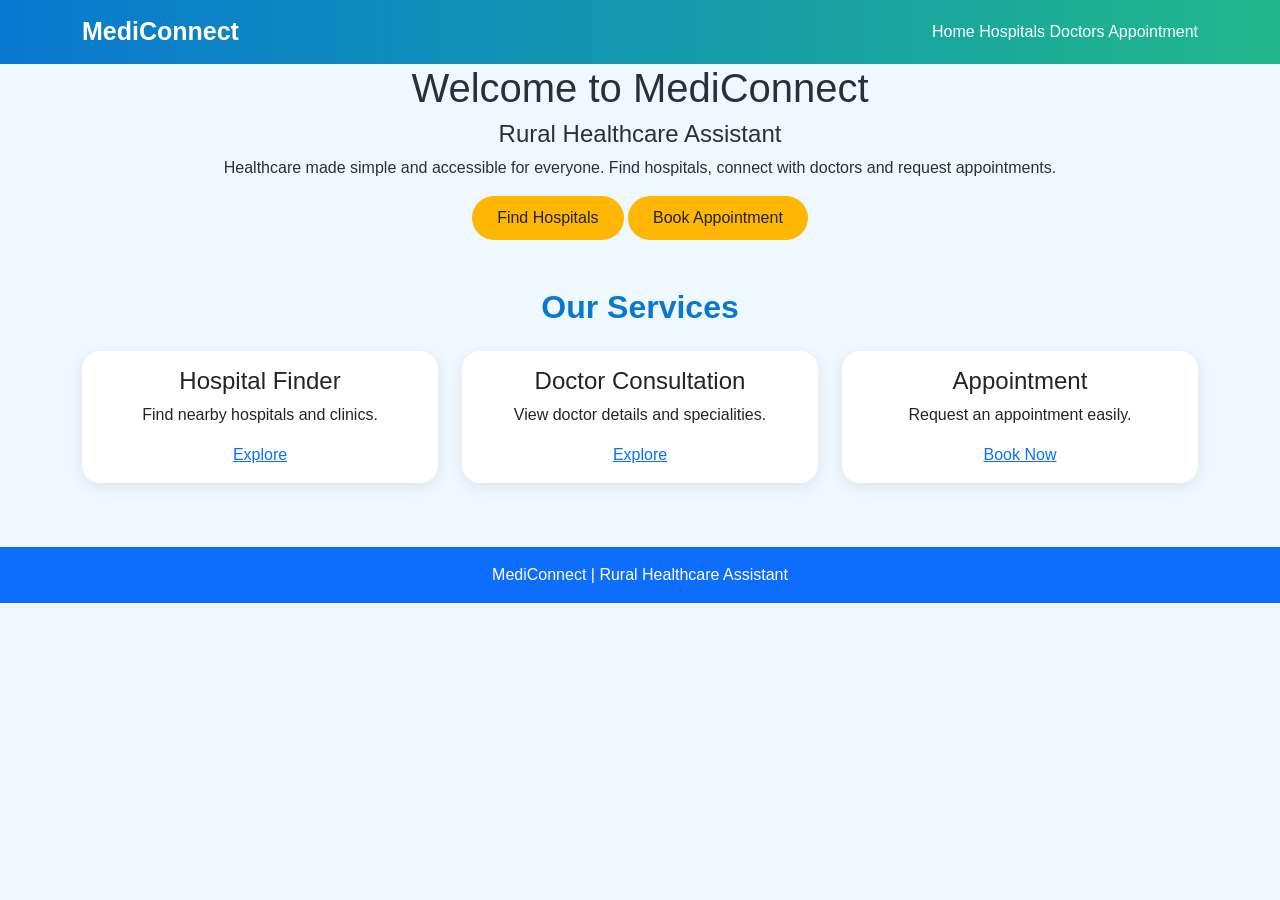
<file: index.html>
<!DOCTYPE html>
<html>
<head>
    <title>MediConnect</title>
    <meta name="viewport" content="width=device-width, initial-scale=1">

    <link href="https://cdn.jsdelivr.net/npm/bootstrap@5.3.3/dist/css/bootstrap.min.css" rel="stylesheet">
    <link rel="stylesheet" href="style.css">
</head>
<body>
<nav class="navbar navbar-expand-lg navbar-dark bg-primary">
    <div class="container">
        <a class="navbar-brand fw-bold" href="index.html">MediConnect</a>

        <div>
            <a href="index.html" class="nav-link text-white d-inline">Home</a>
            <a href="hospitals.html" class="nav-link text-white d-inline">Hospitals</a>
            <a href="doctors.html" class="nav-link text-white d-inline">Doctors</a>
            <a href="appointment.html" class="nav-link text-white d-inline">Appointment</a>
        </div>
    </div>
</nav>
<div class="container text-center home">
    <h1>Welcome to MediConnect</h1>

    <h4>Rural Healthcare Assistant</h4>
    <p>
        Healthcare made simple and accessible for everyone.
        Find hospitals, connect with doctors and request appointments.
    </p>

    <a href="hospitals.html" class="btn btn-primary">Find Hospitals</a>
    <a href="appointment.html" class="btn btn-success">Book Appointment</a>
</div>
<div class="container mt-5">
    <h2 class="text-center mb-4">Our Services</h2>
    <div class="row">
        <div class="col-md-4 mb-3">
            <div class="card p-3 text-center">
                <h4>Hospital Finder</h4>
                <p>Find nearby hospitals and clinics.</p>
                <a href="hospitals.html">Explore</a>
            </div>
        </div>
        <div class="col-md-4 mb-3">
            <div class="card p-3 text-center">
                <h4>Doctor Consultation</h4>
                <p>View doctor details and specialities.</p>
                <a href="doctors.html">Explore</a>
            </div>
        </div>
        <div class="col-md-4 mb-3">
            <div class="card p-3 text-center">
                <h4>Appointment</h4>
                <p>Request an appointment easily.</p>
                <a href="appointment.html">Book Now</a>
            </div>
        </div>
    </div>
</div>
<footer class="text-center mt-5 p-3 bg-primary text-white">
    MediConnect | Rural Healthcare Assistant
</footer>
</body>
</html>
</file>
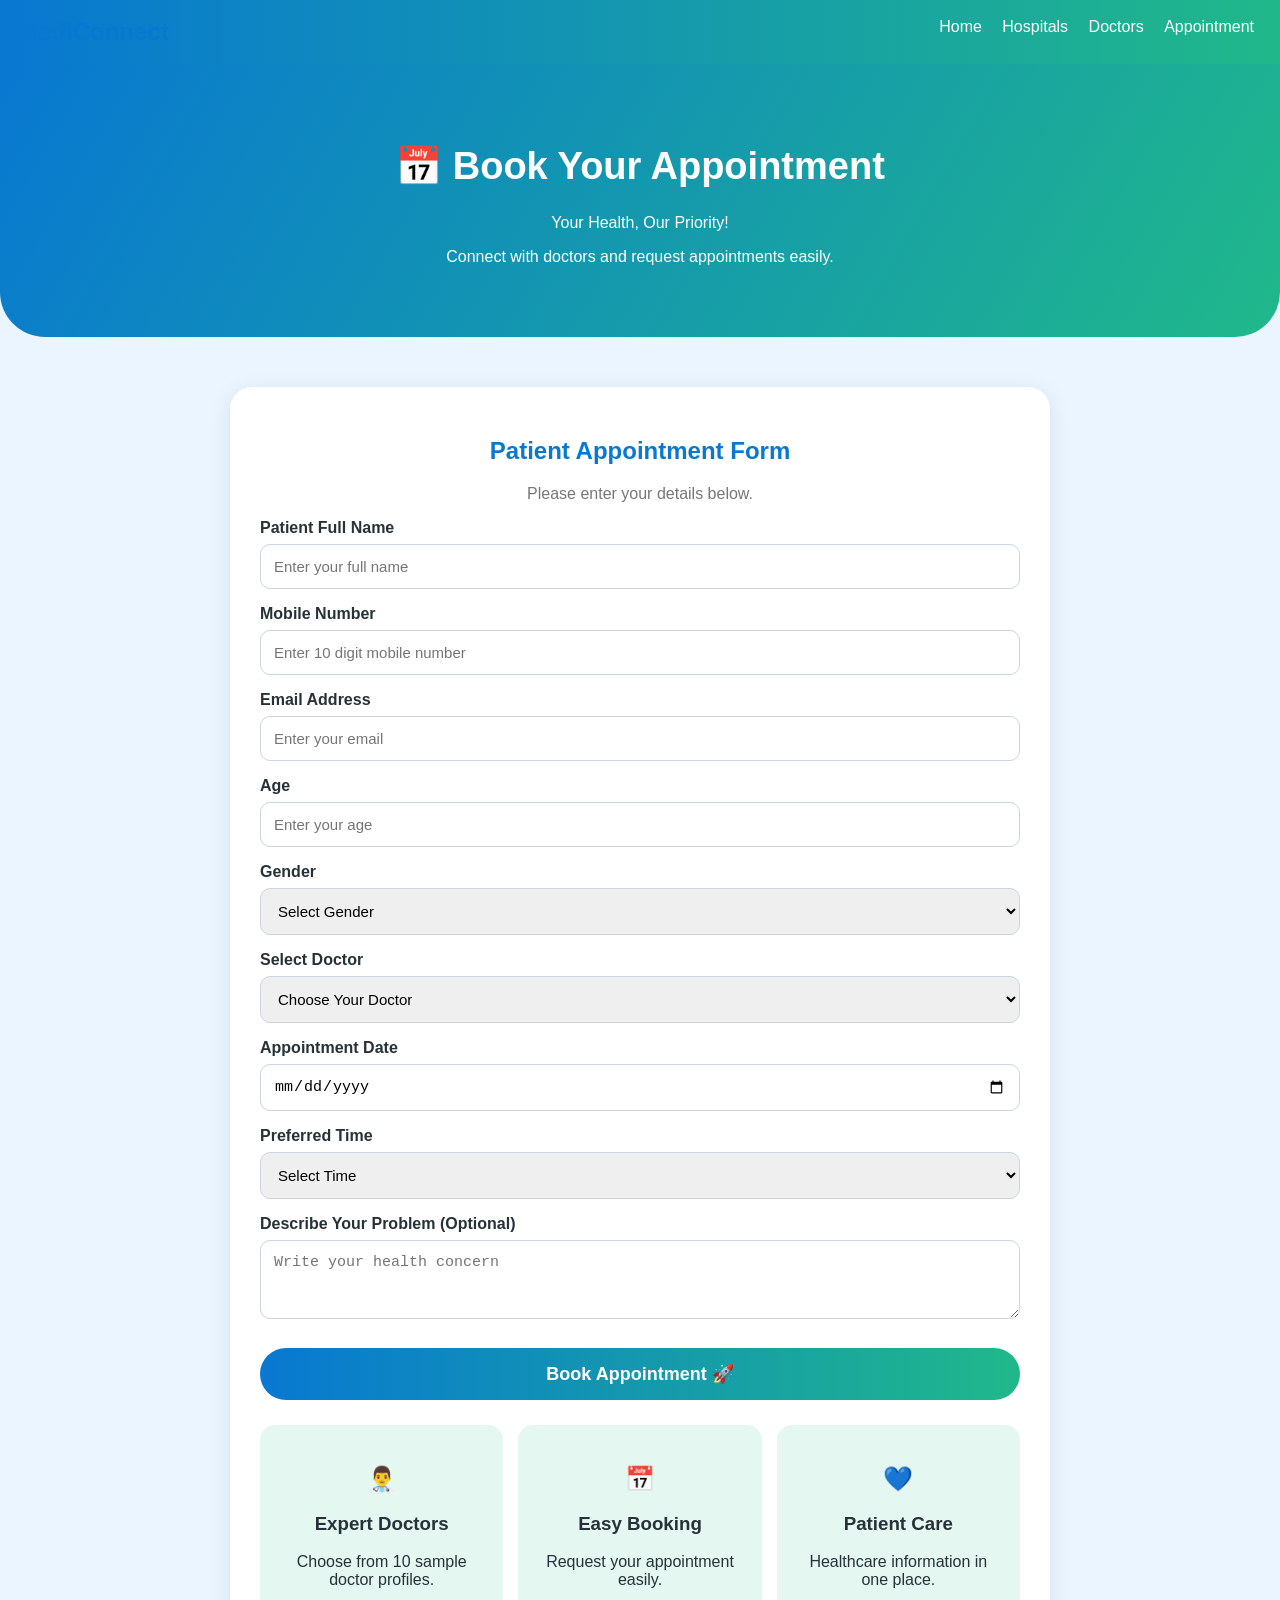
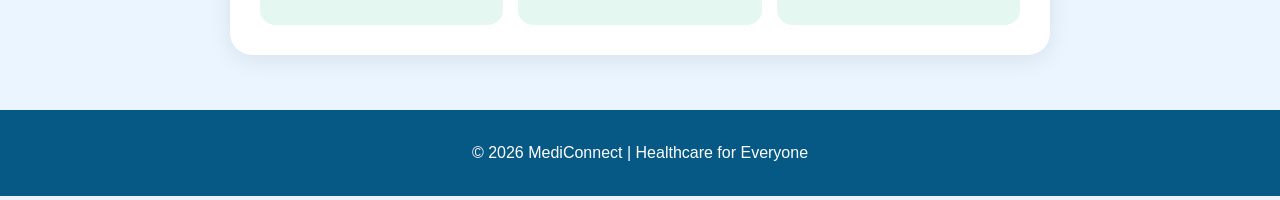
<file: appointment.html>
<!DOCTYPE html>
<html>
<head>
    <title>MediConnect Appointment</title>
    <meta name="viewport" content="width=device-width, initial-scale=1">
<style>
* {
    box-sizing: border-box;
}
body {
    margin: 0;
    font-family: Arial, sans-serif;
    background: #eaf5ff;
    color: #263238;
}
nav {
    background: linear-gradient(90deg, #0878d1, #20b88a);
    padding: 18px;
    color: white;
    display: flex;
    justify-content: space-between;
    flex-wrap: wrap;
}

nav h2 {
    margin: 0;
}

nav a {
    color: white;
    text-decoration: none;
    margin: 8px;
}
.hero {
    text-align: center;
    padding: 55px 15px;
    color: white;
    background: linear-gradient(120deg, #0878d1, #20b88a);
    border-radius: 0 0 45px 45px;
    animation: fadeIn 1s;
}
.hero h1 {
    font-size: 38px;
    animation: slideDown 1s;
}
.container {
    max-width: 850px;
    margin: 35px auto;
    padding: 15px;
}

.booking-box {
    background: white;
    padding: 30px;
    border-radius: 22px;
    box-shadow: 0 5px 25px #00000015;
    animation: slideUp 1s;
}

h2 {
    color: #0878d1;
    text-align: center;
}

label {
    display: block;
    margin-top: 16px;
    font-weight: bold;
}

input, select, textarea {
    width: 100%;
    padding: 13px;
    margin-top: 7px;
    border: 1px solid #cbd5e1;
    border-radius: 10px;
    font-size: 15px;
}

input:focus, select:focus, textarea:focus {
    outline: none;
    border: 2px solid #20b88a;
    box-shadow: 0 0 7px #20b88a55;
}
.book-btn {
    width: 100%;
    margin-top: 25px;
    padding: 15px;
    background: linear-gradient(90deg, #0878d1, #20b88a);
    color: white;
    font-size: 18px;
    font-weight: bold;
    border: none;
    border-radius: 30px;
    cursor: pointer;
    transition: 0.3s;
}

.book-btn:hover {
    transform: scale(1.04);
    box-shadow: 0 5px 15px #0878d155;
}
.features {
    display: flex;
    gap: 15px;
    margin-top: 25px;
    flex-wrap: wrap;
}

.feature {
    flex: 1;
    min-width: 180px;
    background: #e4f7f0;
    padding: 20px;
    text-align: center;
    border-radius: 15px;
    transition: 0.3s;
}

.feature:hover {
    transform: translateY(-7px);
    background: #d1f2e5;
}
.popup {
    display: none;
    position: fixed;
    inset: 0;
    background: #0009;
    justify-content: center;
    align-items: center;
    padding: 15px;
    z-index: 10;
}
.popup-box {
    background: white;
    padding: 30px;
    width: 100%;
    max-width: 420px;
    border-radius: 25px;
    text-align: center;
    animation: zoomIn 0.5s;
}
.check {
    width: 80px;
    height: 80px;
    margin: auto;
    border-radius: 50%;
    background: #20b88a;
    color: white;
    font-size: 55px;
    display: flex;
    align-items: center;
    justify-content: center;
    animation: bounce 0.7s;
}

.details {
    background: #eaf5ff;
    text-align: left;
    padding: 15px;
    border-radius: 12px;
    margin: 20px 0;
    overflow-wrap: anywhere;
}

.close-btn {
    background: #0878d1;
    color: white;
    border: none;
    padding: 12px 30px;
    border-radius: 25px;
    cursor: pointer;
}

footer {
    background: #075985;
    color: white;
    text-align: center;
    padding: 18px;
    margin-top: 40px;
}
@keyframes fadeIn {
    from { opacity: 0; }
    to { opacity: 1; }
}

@keyframes slideDown {
    from {
        transform: translateY(-30px);
        opacity: 0;
    }
    to {
        transform: translateY(0);
        opacity: 1;
    }
}

@keyframes slideUp {
    from {
        transform: translateY(30px);
        opacity: 0;
    }
    to {
        transform: translateY(0);
        opacity: 1;
    }
}

@keyframes zoomIn {
    from {
        transform: scale(0.5);
        opacity: 0;
    }
    to {
        transform: scale(1);
        opacity: 1;
    }
}

@keyframes bounce {
    0% { transform: scale(0); }
    70% { transform: scale(1.2); }
    100% { transform: scale(1); }
}

@media(max-width: 600px) {
    .hero h1 {
        font-size: 28px;
    }

    .booking-box {
        padding: 20px;
    }
}
</style>
</head>

<body>
<nav>
    <h2>MediConnect</h2>

    <div>
        <a href="index.html">Home</a>
        <a href="hospitals.html">Hospitals</a>
        <a href="doctors.html">Doctors</a>
        <a href="appointment.html">Appointment</a>
    </div>
</nav>

<div class="hero">
    <h1>📅 Book Your Appointment</h1>
    <p>Your Health, Our Priority!</p>
    <p>Connect with doctors and request appointments easily.</p>
</div>
<div class="container">

    <div class="booking-box">

        <h2> Patient Appointment Form</h2>

        <p style="text-align:center;color:#777">
            Please enter your details below.
        </p>

        <form id="appointmentForm">

            <label>Patient Full Name</label>
            <input type="text" id="name"
            placeholder="Enter your full name" required>

            <label>Mobile Number</label>
            <input type="tel" id="mobile"
            placeholder="Enter 10 digit mobile number"
            pattern="[0-9]{10}" maxlength="10" required>

            <label>Email Address</label>
            <input type="email" id="email"
            placeholder="Enter your email">

            <label>Age</label>
            <input type="number" id="age"
            min="1" max="120"
            placeholder="Enter your age" required>

            <label>Gender</label>
            <select id="gender" required>
                <option value="">Select Gender</option>
                <option>Male</option>
                <option>Female</option>
                <option>Other</option>
                <option>Prefer not to say</option>
            </select>

            <label>Select Doctor</label>
            <select id="doctor" required>
                <option value="">Choose Your Doctor</option>
                <option>Dr. Amit Sharma - General Physician</option>
                <option>Dr. Priya Verma - Cardiologist</option>
                <option>Dr. Rahul Patil - Dentist</option>
                <option>Dr. Neha Kulkarni - Dermatologist</option>
                <option>Dr. Suresh Gupta - Orthopedic</option>
                <option>Dr. Sneha Joshi - Pediatrician</option>
                <option>Dr. Karan Deshmukh - Neurologist</option>
                <option>Dr. Pooja Mishra - Gynecologist</option>
                <option>Dr. Rohan Mehta - ENT Specialist</option>
                <option>Dr. Anjali Rao - Ophthalmologist</option>
            </select>

            <label>Appointment Date</label>
            <input type="date" id="date" required>

            <label>Preferred Time</label>
            <select id="time" required>
                <option value="">Select Time</option>
                <option>09:00 AM</option>
                <option>10:00 AM</option>
                <option>11:00 AM</option>
                <option>12:00 PM</option>
                <option>02:00 PM</option>
                <option>03:00 PM</option>
                <option>04:00 PM</option>
                <option>05:00 PM</option>
            </select>

            <label>Describe Your Problem (Optional)</label>
            <textarea id="problem" rows="3"
            placeholder="Write your health concern"></textarea>

            <button type="submit" class="book-btn">
                Book Appointment 🚀
            </button>

        </form>
        <div class="features">

            <div class="feature">
                <h2>👨‍⚕️</h2>
                <h3>Expert Doctors</h3>
                <p>Choose from 10 sample doctor profiles.</p>
            </div>

            <div class="feature">
                <h2>📅</h2>
                <h3>Easy Booking</h3>
                <p>Request your appointment easily.</p>
            </div>

            <div class="feature">
                <h2>💙</h2>
                <h3>Patient Care</h3>
                <p>Healthcare information in one place.</p>
            </div>

        </div>

    </div>
</div>
<div class="popup" id="successPopup">

    <div class="popup-box">

        <div class="check">✓</div>

        <h2 style="color:#20a67a">
            Appointment Successful!
        </h2>

        <p>Your appointment request has been submitted.</p>

        <div class="details">

            <p><b>Booking ID:</b>
            <span id="bookingId"></span></p>

            <p><b>Patient:</b>
            <span id="showName"></span></p>

            <p><b>Doctor:</b>
            <span id="showDoctor"></span></p>

            <p><b>Date:</b>
            <span id="showDate"></span></p>

            <p><b>Time:</b>
            <span id="showTime"></span></p>

            <p><b>Status:</b> Pending Confirmation</p>

        </div>

        <p>Thank you for choosing MediConnect! 💙</p>

        <button class="close-btn" onclick="closePopup()">
            Done
        </button>

    </div>
</div>
<footer>
    <p>© 2026 MediConnect | Healthcare for Everyone</p>
</footer>

<script>
let today = new Date();
let localDate = new Date(
    today.getTime() - today.getTimezoneOffset() * 60000
).toISOString().split("T")[0];

document.getElementById("date").min = localDate;
document.getElementById("appointmentForm")
.addEventListener("submit", function(event) {

    event.preventDefault();

    let name = document.getElementById("name").value.trim();
    let mobile = document.getElementById("mobile").value;
    let doctor = document.getElementById("doctor").value;
    let date = document.getElementById("date").value;
    let time = document.getElementById("time").value;

    if (!/^[0-9]{10}$/.test(mobile)) {
        alert("Please enter a valid 10 digit mobile number.");
        return;
    }

    let bookingId = "MC" + Date.now().toString().slice(-6);

    let appointment = {
        id: bookingId,
        name: name,
        mobile: mobile,
        email: document.getElementById("email").value,
        age: document.getElementById("age").value,
        gender: document.getElementById("gender").value,
        doctor: doctor,
        date: date,
        time: time,
        problem: document.getElementById("problem").value,
        status: "Pending"
    };

    let appointments =
        JSON.parse(localStorage.getItem("appointments")) || [];

    appointments.push(appointment);

    localStorage.setItem(
        "appointments",
        JSON.stringify(appointments)
    );
    document.getElementById("bookingId").textContent = bookingId;
    document.getElementById("showName").textContent = name;
    document.getElementById("showDoctor").textContent = doctor;
    document.getElementById("showDate").textContent = date;
    document.getElementById("showTime").textContent = time;

    document.getElementById("successPopup").style.display = "flex";

    document.getElementById("appointmentForm").reset();

});
function closePopup() {
    document.getElementById("successPopup").style.display = "none";
}

</script>

</body>
</html>
</file>
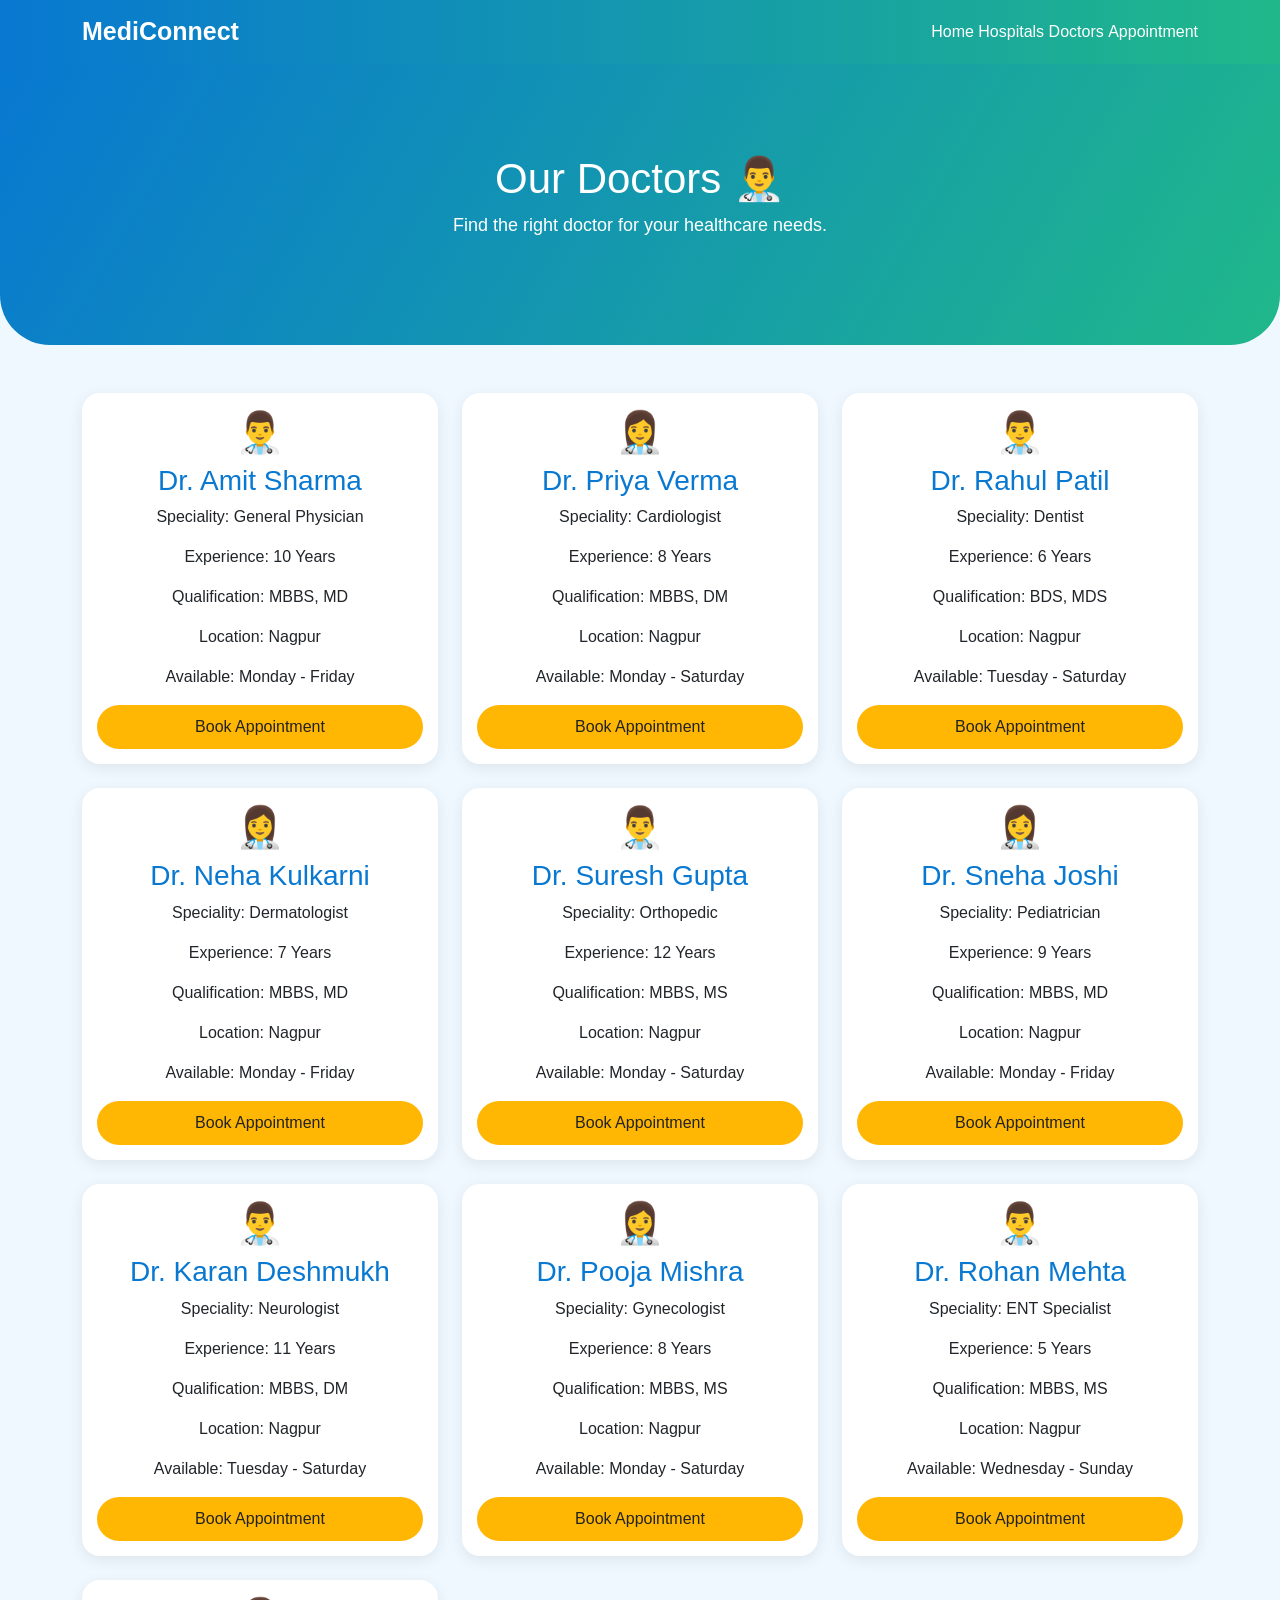
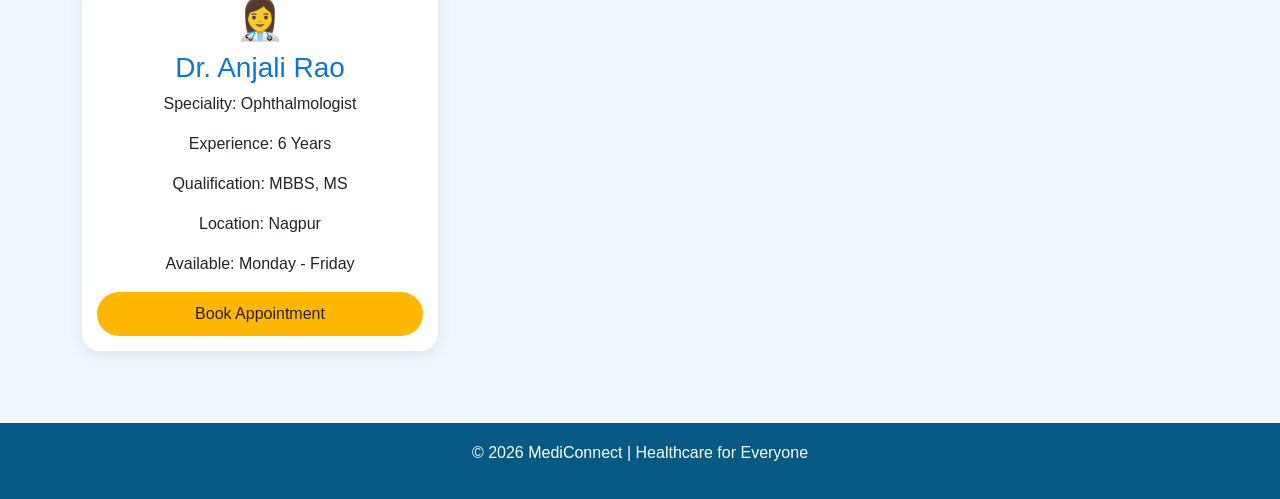
<file: doctors.html>
<!DOCTYPE html>
<html>
<head>
    <title>MediConnect - Doctors</title>
    <link rel="stylesheet"
    href="https://cdn.jsdelivr.net/npm/bootstrap@5.3.3/dist/css/bootstrap.min.css">
    <link rel="stylesheet" href="style.css">
</head>
<body>
<nav class="navbar navbar-expand-lg">
    <div class="container">
        <a class="navbar-brand" href="index.html">
            MediConnect
        </a>
        <div>
            <a class="nav-link d-inline-block" href="index.html">Home</a>
            <a class="nav-link d-inline-block" href="hospitals.html">Hospitals</a>
            <a class="nav-link d-inline-block" href="doctors.html">Doctors</a>
            <a class="nav-link d-inline-block" href="appointment.html">Appointment</a>
        </div>
    </div>
</nav>
<div class="hero">
    <h1>Our Doctors 👨‍⚕️</h1>
    <p>Find the right doctor for your healthcare needs.</p>
</div>
<div class="container mt-5 mb-5">
    <div class="row">
        <div class="col-md-4 mb-4">
            <div class="card text-center">
                <h1>👨‍⚕️</h1>
                <h3>Dr. Amit Sharma</h3>
                <p>Speciality: General Physician</p>
                <p>Experience: 10 Years</p>
                <p>Qualification: MBBS, MD</p>
                <p>Location: Nagpur</p>
                <p>Available: Monday - Friday</p>
                <a href="appointment.html" class="btn">Book Appointment</a>
            </div>
        </div>

        <div class="col-md-4 mb-4">
            <div class="card text-center">
                <h1>👩‍⚕️</h1>
                <h3>Dr. Priya Verma</h3>
                <p>Speciality: Cardiologist</p>
                <p>Experience: 8 Years</p>
                <p>Qualification: MBBS, DM</p>
                <p>Location: Nagpur</p>
                <p>Available: Monday - Saturday</p>
                <a href="appointment.html" class="btn">Book Appointment</a>
            </div>
        </div>

        <div class="col-md-4 mb-4">
            <div class="card text-center">
                <h1>👨‍⚕️</h1>
                <h3>Dr. Rahul Patil</h3>
                <p>Speciality: Dentist</p>
                <p>Experience: 6 Years</p>
                <p>Qualification: BDS, MDS</p>
                <p>Location: Nagpur</p>
                <p>Available: Tuesday - Saturday</p>
                <a href="appointment.html" class="btn">Book Appointment</a>
            </div>
        </div>

        <div class="col-md-4 mb-4">
            <div class="card text-center">
                <h1>👩‍⚕️</h1>
                <h3>Dr. Neha Kulkarni</h3>
                <p>Speciality: Dermatologist</p>
                <p>Experience: 7 Years</p>
                <p>Qualification: MBBS, MD</p>
                <p>Location: Nagpur</p>
                <p>Available: Monday - Friday</p>
                <a href="appointment.html" class="btn">Book Appointment</a>
            </div>
        </div>

        <div class="col-md-4 mb-4">
            <div class="card text-center">
                <h1>👨‍⚕️</h1>
                <h3>Dr. Suresh Gupta</h3>
                <p>Speciality: Orthopedic</p>
                <p>Experience: 12 Years</p>
                <p>Qualification: MBBS, MS</p>
                <p>Location: Nagpur</p>
                <p>Available: Monday - Saturday</p>
                <a href="appointment.html" class="btn">Book Appointment</a>
            </div>
        </div>

        <div class="col-md-4 mb-4">
            <div class="card text-center">
                <h1>👩‍⚕️</h1>
                <h3>Dr. Sneha Joshi</h3>
                <p>Speciality: Pediatrician</p>
                <p>Experience: 9 Years</p>
                <p>Qualification: MBBS, MD</p>
                <p>Location: Nagpur</p>
                <p>Available: Monday - Friday</p>
                <a href="appointment.html" class="btn">Book Appointment</a>
            </div>
        </div>

        <div class="col-md-4 mb-4">
            <div class="card text-center">
                <h1>👨‍⚕️</h1>
                <h3>Dr. Karan Deshmukh</h3>
                <p>Speciality: Neurologist</p>
                <p>Experience: 11 Years</p>
                <p>Qualification: MBBS, DM</p>
                <p>Location: Nagpur</p>
                <p>Available: Tuesday - Saturday</p>
                <a href="appointment.html" class="btn">Book Appointment</a>
            </div>
        </div>

        <div class="col-md-4 mb-4">
            <div class="card text-center">
                <h1>👩‍⚕️</h1>
                <h3>Dr. Pooja Mishra</h3>
                <p>Speciality: Gynecologist</p>
                <p>Experience: 8 Years</p>
                <p>Qualification: MBBS, MS</p>
                <p>Location: Nagpur</p>
                <p>Available: Monday - Saturday</p>
                <a href="appointment.html" class="btn">Book Appointment</a>
            </div>
        </div>

        <div class="col-md-4 mb-4">
            <div class="card text-center">
                <h1>👨‍⚕️</h1>
                <h3>Dr. Rohan Mehta</h3>
                <p>Speciality: ENT Specialist</p>
                <p>Experience: 5 Years</p>
                <p>Qualification: MBBS, MS</p>
                <p>Location: Nagpur</p>
                <p>Available: Wednesday - Sunday</p>
                <a href="appointment.html" class="btn">Book Appointment</a>
            </div>
        </div>

        <div class="col-md-4 mb-4">
            <div class="card text-center">
                <h1>👩‍⚕️</h1>
                <h3>Dr. Anjali Rao</h3>
                <p>Speciality: Ophthalmologist</p>
                <p>Experience: 6 Years</p>
                <p>Qualification: MBBS, MS</p>
                <p>Location: Nagpur</p>
                <p>Available: Monday - Friday</p>
                <a href="appointment.html" class="btn">Book Appointment</a>
            </div>
        </div>

    </div>
</div>

<footer>
    <p>© 2026 MediConnect | Healthcare for Everyone</p>
</footer>

</body>
</html>
</file>
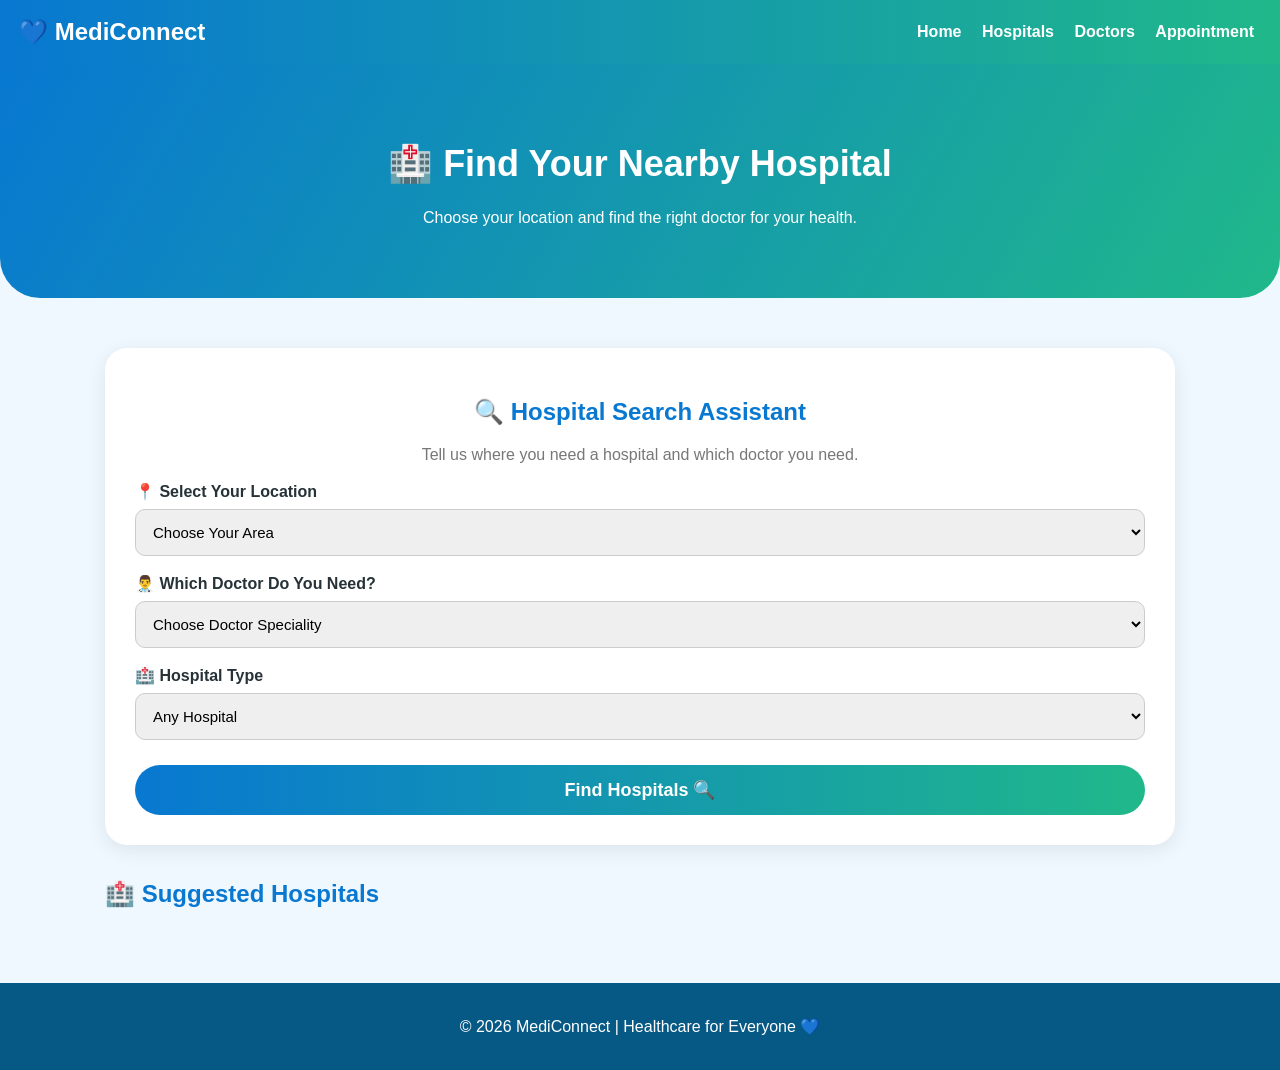
<file: hospitals.html>
<!DOCTYPE html>
<html>
<head>
    <title>MediConnect - Find Hospitals</title>
    <meta name="viewport" content="width=device-width, initial-scale=1">

<style>
* {
    box-sizing: border-box;
}

body {
    margin: 0;
    font-family: Arial, sans-serif;
    background: #eff7ff;
    color: #263238;
}
nav {
    background: linear-gradient(90deg, #0878d1, #20b88a);
    padding: 18px;
    display: flex;
    justify-content: space-between;
    align-items: center;
    flex-wrap: wrap;
}

nav h2 {
    color: white;
    margin: 0;
}

nav a {
    color: white;
    text-decoration: none;
    margin: 8px;
    font-weight: bold;
}

nav a:hover {
    color: yellow;
}
.hero {
    background: linear-gradient(120deg, #0878d1, #20b88a);
    color: white;
    text-align: center;
    padding: 55px 15px;
    border-radius: 0 0 40px 40px;
    animation: fadeIn 1s;
}

.hero h1 {
    font-size: 36px;
    animation: slideDown 1s;
}

.container {
    max-width: 1100px;
    margin: 35px auto;
    padding: 15px;
}

.search-box {
    background: white;
    padding: 30px;
    border-radius: 22px;
    box-shadow: 0 5px 20px #00000015;
    animation: slideUp 1s;
}

.search-box h2 {
    text-align: center;
    color: #0878d1;
}

label {
    display: block;
    font-weight: bold;
    margin-top: 18px;
}

input, select {
    width: 100%;
    padding: 13px;
    border: 1px solid #ccc;
    border-radius: 10px;
    margin-top: 8px;
    font-size: 15px;
}

input:focus, select:focus {
    outline: none;
    border: 2px solid #20b88a;
}
.search-btn {
    width: 100%;
    padding: 14px;
    margin-top: 25px;
    background: linear-gradient(90deg, #0878d1, #20b88a);
    color: white;
    font-size: 18px;
    font-weight: bold;
    border: none;
    border-radius: 30px;
    cursor: pointer;
    transition: 0.3s;
}

.search-btn:hover {
    transform: scale(1.03);
}
.results {
    margin-top: 35px;
}

.hospital-card {
    background: white;
    padding: 22px;
    margin-bottom: 20px;
    border-radius: 18px;
    box-shadow: 0 4px 15px #00000012;
    transition: 0.3s;
    animation: slideUp 0.6s;
    border-left: 6px solid #20b88a;
}

.hospital-card:hover {
    transform: translateY(-7px);
    box-shadow: 0 8px 20px #0878d133;
}

.hospital-card h3 {
    color: #0878d1;
}

.hospital-card p {
    line-height: 1.6;
}

.tag {
    display: inline-block;
    background: #dff7ed;
    color: #087443;
    padding: 6px 10px;
    border-radius: 15px;
    margin: 4px;
    font-size: 13px;
}

.book-btn {
    display: inline-block;
    background: #0878d1;
    color: white;
    padding: 11px 20px;
    border-radius: 22px;
    text-decoration: none;
    margin-top: 10px;
}

.book-btn:hover {
    background: #20b88a;
    color: white;
}

.no-result {
    text-align: center;
    background: white;
    padding: 25px;
    border-radius: 15px;
    display: none;
}

footer {
    background: #075985;
    color: white;
    text-align: center;
    padding: 18px;
    margin-top: 40px;
}

/* Animations */
@keyframes fadeIn {
    from {opacity: 0;}
    to {opacity: 1;}
}

@keyframes slideDown {
    from {
        transform: translateY(-30px);
        opacity: 0;
    }
    to {
        transform: translateY(0);
        opacity: 1;
    }
}

@keyframes slideUp {
    from {
        transform: translateY(30px);
        opacity: 0;
    }
    to {
        transform: translateY(0);
        opacity: 1;
    }
}

@media(max-width: 600px) {
    .hero h1 {
        font-size: 27px;
    }
    .search-box {
        padding: 20px;
    }
}
</style>
</head>

<body>

<!-- Navigation -->
<nav>
    <h2>💙 MediConnect</h2>

    <div>
        <a href="index.html">Home</a>
        <a href="hospital.html">Hospitals</a>
        <a href="doctordetail.html">Doctors</a>
        <a href="appointmentdetail.html">Appointment</a>
    </div>
</nav>
<div class="hero">
    <h1>🏥 Find Your Nearby Hospital</h1>
    <p>Choose your location and find the right doctor for your health.</p>
</div>

<div class="container">
    <div class="search-box">

        <h2>🔍 Hospital Search Assistant</h2>

        <p style="text-align:center;color:#777">
            Tell us where you need a hospital and which doctor you need.
        </p>

        <form id="searchForm">

            <label>📍 Select Your Location</label>

            <select id="location" required>
                <option value="">Choose Your Area</option>
                <option value="Dharampeth">Dharampeth</option>
                <option value="Sitabuldi">Sitabuldi</option>
                <option value="Manish Nagar">Manish Nagar</option>
                <option value="Sadar">Sadar</option>
                <option value="Wardha Road">Wardha Road</option>
                <option value="Hingna">Hingna</option>
                <option value="Nandanvan">Nandanvan</option>
                <option value="Mahal">Mahal</option>
            </select>

            <label>👨‍⚕️ Which Doctor Do You Need?</label>

            <select id="speciality" required>
                <option value="">Choose Doctor Speciality</option>
                <option value="General Physician">General Physician</option>
                <option value="Cardiologist">Cardiologist</option>
                <option value="Dentist">Dentist</option>
                <option value="Dermatologist">Dermatologist</option>
                <option value="Orthopedic">Orthopedic</option>
                <option value="Pediatrician">Pediatrician</option>
                <option value="Neurologist">Neurologist</option>
                <option value="Gynecologist">Gynecologist</option>
                <option value="ENT Specialist">ENT Specialist</option>
                <option value="Ophthalmologist">Eye Specialist</option>
            </select>

            <label>🏥 Hospital Type</label>

            <select id="type">
                <option value="Any">Any Hospital</option>
                <option value="Government">Government Hospital</option>
                <option value="Private">Private Hospital</option>
            </select>

            <button type="submit" class="search-btn">
                Find Hospitals 🔍
            </button>

        </form>
    </div>
    <div class="results">

        <h2 style="color:#0878d1">
            🏥 Suggested Hospitals
        </h2>

        <p id="resultCount"></p>

        <div id="hospitalResults"></div>

        <div class="no-result" id="noResult">
            <h3>😔 No Matching Hospital Found</h3>
            <p>Try selecting another location or speciality.</p>
        </div>

    </div>

</div>

<footer>
    <p>© 2026 MediConnect | Healthcare for Everyone 💙</p>
</footer>


<script>
let hospitals = [

{
    name: "MediCare Health Centre",
    location: "Dharampeth",
    address: "Sample address, Dharampeth, Nagpur",
    type: "Private",
    doctors: ["General Physician", "Cardiologist", "Dentist"],
    time: "9 AM - 8 PM"
},

{
    name: "City Health Hospital",
    location: "Sitabuldi",
    address: "Sample address, Sitabuldi, Nagpur",
    type: "Private",
    doctors: ["General Physician", "Dermatologist", "Orthopedic"],
    time: "10 AM - 7 PM"
},

{
    name: "Community Medical Centre",
    location: "Manish Nagar",
    address: "Sample address, Manish Nagar, Nagpur",
    type: "Government",
    doctors: ["General Physician", "Pediatrician"],
    time: "9 AM - 5 PM"
},

{
    name: "Sunrise Hospital",
    location: "Sadar",
    address: "Sample address, Sadar, Nagpur",
    type: "Private",
    doctors: ["Cardiologist", "Neurologist", "ENT Specialist"],
    time: "9 AM - 9 PM"
},

{
    name: "Family Care Hospital",
    location: "Wardha Road",
    address: "Sample address, Wardha Road, Nagpur",
    type: "Private",
    doctors: ["Gynecologist", "Pediatrician", "Dentist"],
    time: "10 AM - 8 PM"
},

{
    name: "Rural Health Centre",
    location: "Hingna",
    address: "Sample address, Hingna, Nagpur",
    type: "Government",
    doctors: ["General Physician", "Orthopedic"],
    time: "9 AM - 4 PM"
},

{
    name: "Life Care Clinic",
    location: "Nandanvan",
    address: "Sample address, Nandanvan, Nagpur",
    type: "Private",
    doctors: ["Dentist", "Ophthalmologist", "Dermatologist"],
    time: "9 AM - 7 PM"
},

{
    name: "Health Plus Centre",
    location: "Mahal",
    address: "Sample address, Mahal, Nagpur",
    type: "Private",
    doctors: ["General Physician", "Cardiologist"],
    time: "10 AM - 8 PM"
}
];
</script>
</body>
</html>
</file>
<file: style.css>
body {
    font-family: Arial, sans-serif;
    background-color: #f0f8ff;
    color: #263238;
    margin: 0;
}
.navbar {
    background: linear-gradient(90deg, #0878d1, #20b88a);
}

.navbar-brand {
    color: white !important;
    font-size: 25px;
    font-weight: bold;
}

.nav-link {
    color: white !important;
    transition: 0.3s;
}

.nav-link:hover {
    color: #ffeb3b !important;
    transform: translateY(-3px);
}
.hero {
    background: linear-gradient(120deg, #0878d1, #20b88a);
    color: white;
    padding: 90px 20px;
    text-align: center;
    border-radius: 0 0 50px 50px;
    animation: fadeIn 1.2s ease-in-out;
}

.hero h1 {
    font-size: 42px;
    animation: slideDown 1s ease;
}

.hero p {
    font-size: 18px;
    animation: fadeIn 2s ease;
}
.btn {
    background-color: #ffb703;
    color: #222;
    border: none;
    border-radius: 25px;
    padding: 10px 25px;
    transition: 0.3s;
}

.btn:hover {
    background-color: #fb8500;
    color: white;
    transform: scale(1.08);
}
.card {
    background-color: white;
    border: none;
    border-radius: 18px;
    padding: 15px;
    box-shadow: 0 4px 15px rgba(0,0,0,0.08);
    transition: all 0.4s ease;
    animation: fadeIn 1.5s ease;
}

.card:hover {
    transform: translateY(-12px);
    box-shadow: 0 10px 25px rgba(0,120,200,0.25);
}
.card h3 {
    color: #0878d1;
}
form {
    background: white;
    padding: 25px;
    border-radius: 18px;
    box-shadow: 0 5px 20px rgba(0,0,0,0.08);
    animation: slideUp 1s ease;
}

input, select {
    border-radius: 8px !important;
    padding: 10px !important;
}
h2 {
    color: #0878d1;
    font-weight: bold;
}
@keyframes fadeIn {
    from {
        opacity: 0;
    }
    to {
        opacity: 1;
    }
}

@keyframes slideDown {
    from {
        transform: translateY(-30px);
        opacity: 0;
    }
    to {
        transform: translateY(0);
        opacity: 1;
    }
}

@keyframes slideUp {
    from {
        transform: translateY(30px);
        opacity: 0;
    }
    to {
        transform: translateY(0);
        opacity: 1;
    }
}
footer {
    background: #075985;
    color: white;
    text-align: center;
    padding: 18px;
    margin-top: 40px;
}
@media (max-width: 600px) {
    .hero h1 {
        font-size: 30px;
    }

    .hero {
        padding: 60px 15px;
    }
}
</file>
